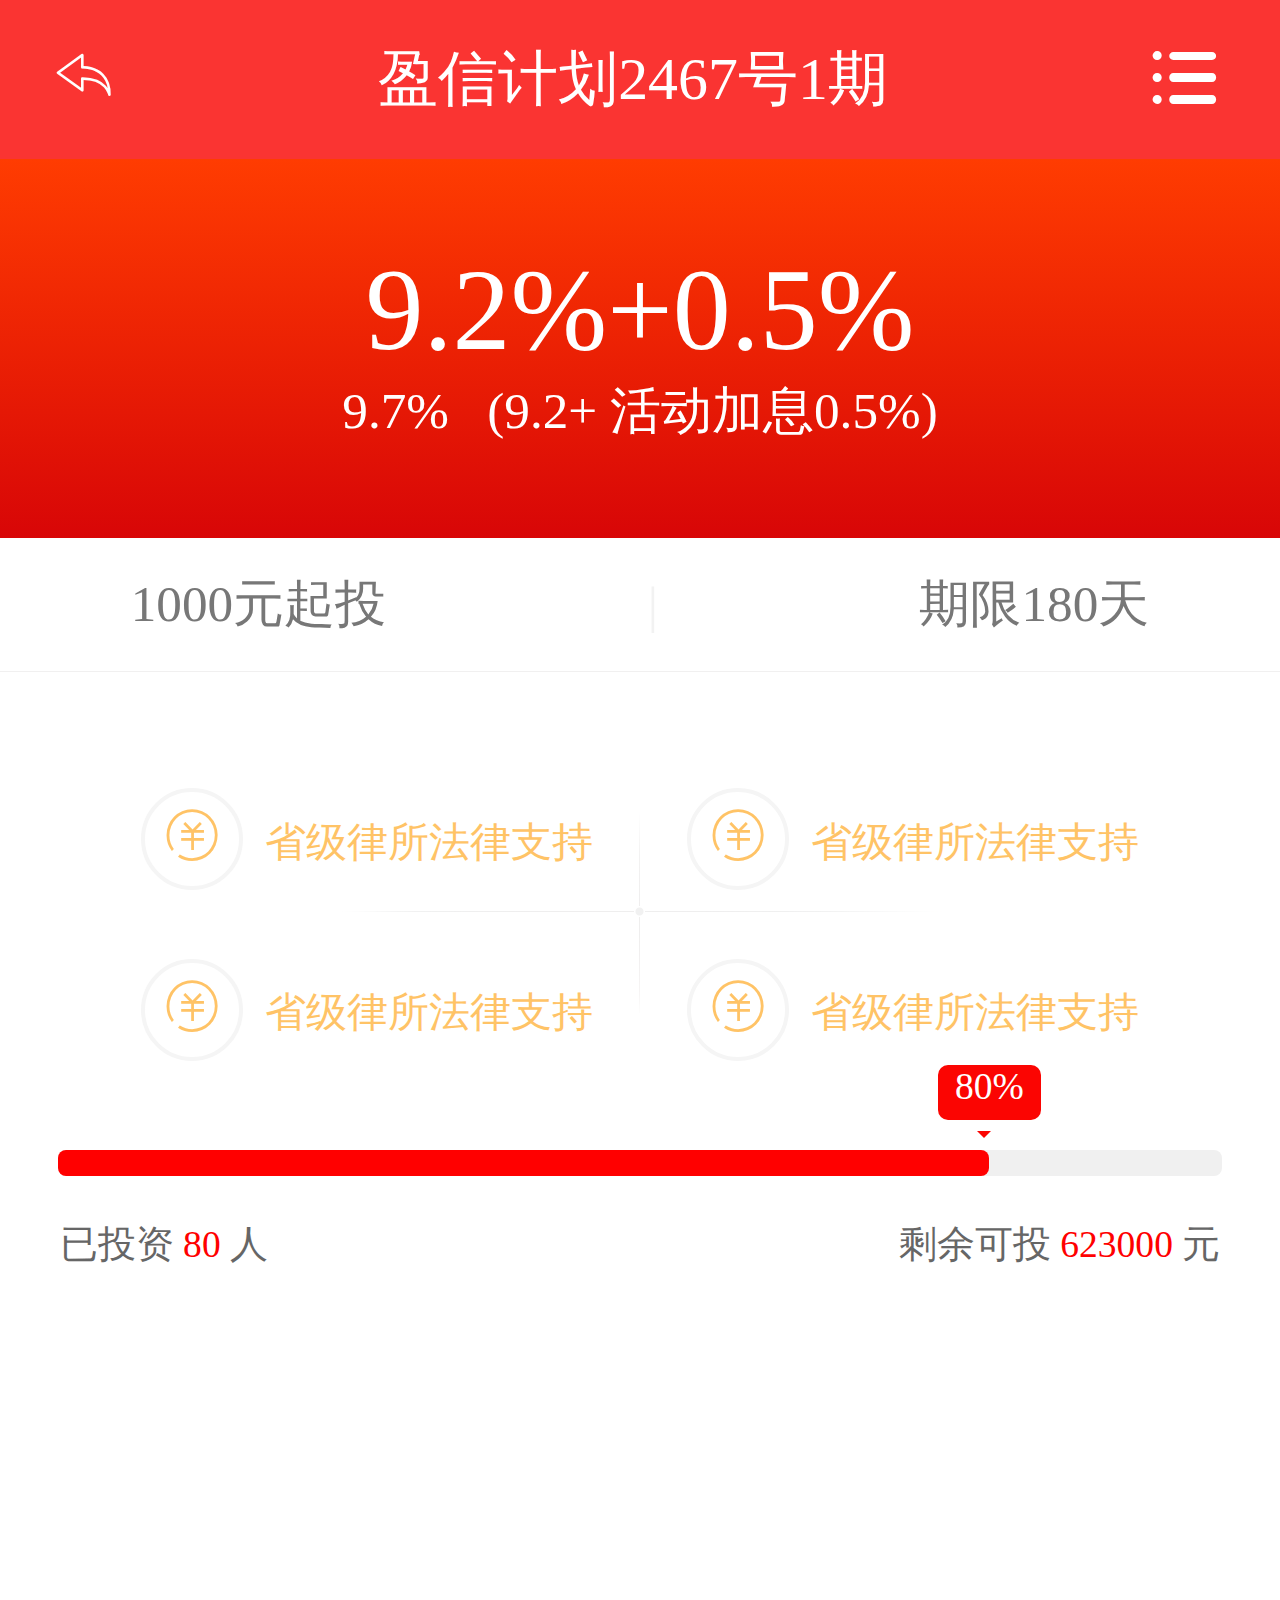
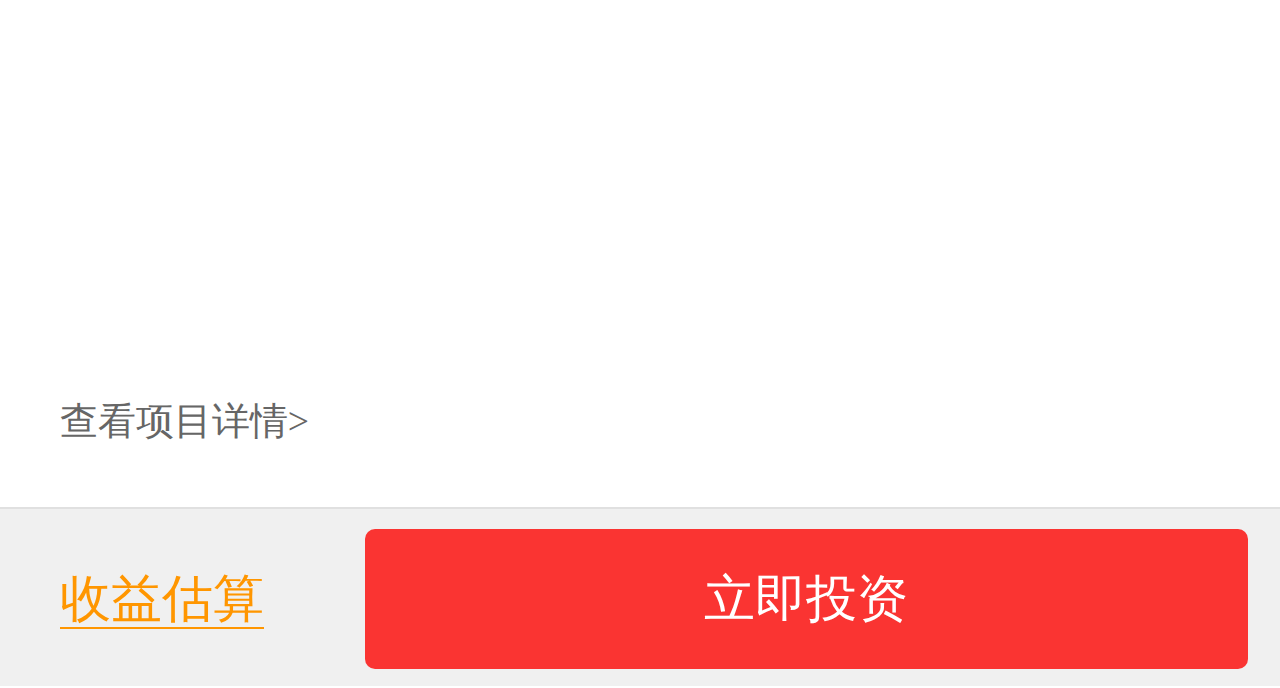
<file: detail.html>
<!DOCTYPE html>
<html lang="zh">
<head>
	<meta charset="UTF-8" />
	<meta name="viewport" content="width=device-width, initial-scale=1.0" />
	<meta http-equiv="X-UA-Compatible" content="ie=edge" />
	<link rel="stylesheet" type="text/css" href="css/detail.css"/>
	<link rel="stylesheet" type="text/css" href="css/iconfont.css"/>
	<script src="js/zepto/zepto.js" type="text/javascript" charset="utf-8"></script>
	<script src="js/zepto/fx.js" type="text/javascript" charset="utf-8"></script>
	<script src="js/app.js" type="text/javascript" charset="utf-8"></script>
	<title>详情页</title>
</head>
<body>
	<!--盈信计划2467号1期 start-->
	<header class="help">
		<a href="index.html"><i class="iconfont icon-fanhui"></i></a>
		<h3>盈信计划2467号1期</h3>
		<div class="menu">
			<i class="iconfont icon-caidan"></i>	
			<ul>
				<li>
					<a href=""><i class="iconfont icon-zhuye"></i><br/>首页</a>
				</li>
				<li>
					<a href=""><i class="iconfont icon-suo"></i><br/>安全保障</a>
				</li>
				<li>
					<a href=""><i class="iconfont icon-chongzhi"></i><br/>我要投资</a>
				</li>
				<li>
					<a href=""><i class="iconfont icon-wode"></i><br/>账户中心</a>
				</li>
			</ul>
		</div>
		
	</header>
	<script src="js/zepto/event.js" type="text/javascript" charset="utf-8"></script>
	<script src="js/zepto/touch.js" type="text/javascript" charset="utf-8"></script>
	<script src="js/zepto/fx_methods.js" type="text/javascript" charset="utf-8"></script>
	<script type="text/javascript">
		//手指轻触 icon-caidan 显示下方的ul，其他显示模态窗口
		$('.icon-caidan').on('tap',function(){
			$('header').toggleClass('on');	
		});
	</script>
	<!--盈信计划2467号1期 end -->
	<!--活动加息 start-->
	<section class="activ">
		<p>9.2%+0.5%</p>
		<p>9.7% &nbsp; (9.2+ <em>活动加息</em>0.5%)</p>
	</section>
	<!--活动加息 end-->
	<section class="invest">
		<div class="invest1">
			<a href="">1000元起投</a> |
			<a href="">期限180天</a>
		</div>
		<div class="invest2">
			<span><i class="iconfont icon-chongzhi"></i>省级律所法律支持</span>
			<span><i class="iconfont icon-chongzhi"></i>省级律所法律支持</span>
			<span><i class="iconfont icon-chongzhi"></i>省级律所法律支持</span>
			<span><i class="iconfont icon-chongzhi"></i>省级律所法律支持</span>
			
		</div>
	</section>
	<!--进度条 start-->
	<section class="progress">
		<!--利用progress的做法太复杂了，不知道怎么设置背景色（设置了不起作用）-->
		<!--<progress min="0" max="100" value="30"></progress>-->
		<div class="bg" id="bg">
			<div class="current" id="current"></div>
			<span >0%</span>
		</div>
		<p>
			<a>已投资 <em id="number"> 37 </em> 人</a>
			<a href="">剩余可投 <em> 623000 </em> 元</a>
		</p>
		<p class="item">
		<a href="">查看项目详情&gt;</a>	
		</p>
	</section>
	<!--进度条 end-->
<!--立即投资 start-->
<section class="reckon">
	<a href="">收益估算</a>
	<a href="">立即投资</a>
	
</section>
<!--立即投资 end-->
<!--进度条 start-->
<script type="text/javascript">
	$(function(){
		//当页面加载完成，进度条执行，
		//当前的进度为零，假设页面加载完成后进度为50%,当前进度条的宽度不断地增加，
//		span的0%就是当前宽度的值，且span的left值随着宽度的变化而变化
		var currentValue = 80;  //当前百分比
		var span_width = $('#bg span').width()/2;
		console.log(span)
		var nunber =$('#number').html(currentValue);
		var span = $('.progress span').html(currentValue+"%");		
		var bg = $('#bg').width();
		var current_width =bg*currentValue / 100; 
		
		//获取当前进度条的宽度
		var span_left =  current_width - span_width;
		$('#current').animate({width:current_width},500);
		$('#bg span').animate({left:span_left},500);


		
	})
</script>
<!--进度条 end-->
</body>
</html>
</file>
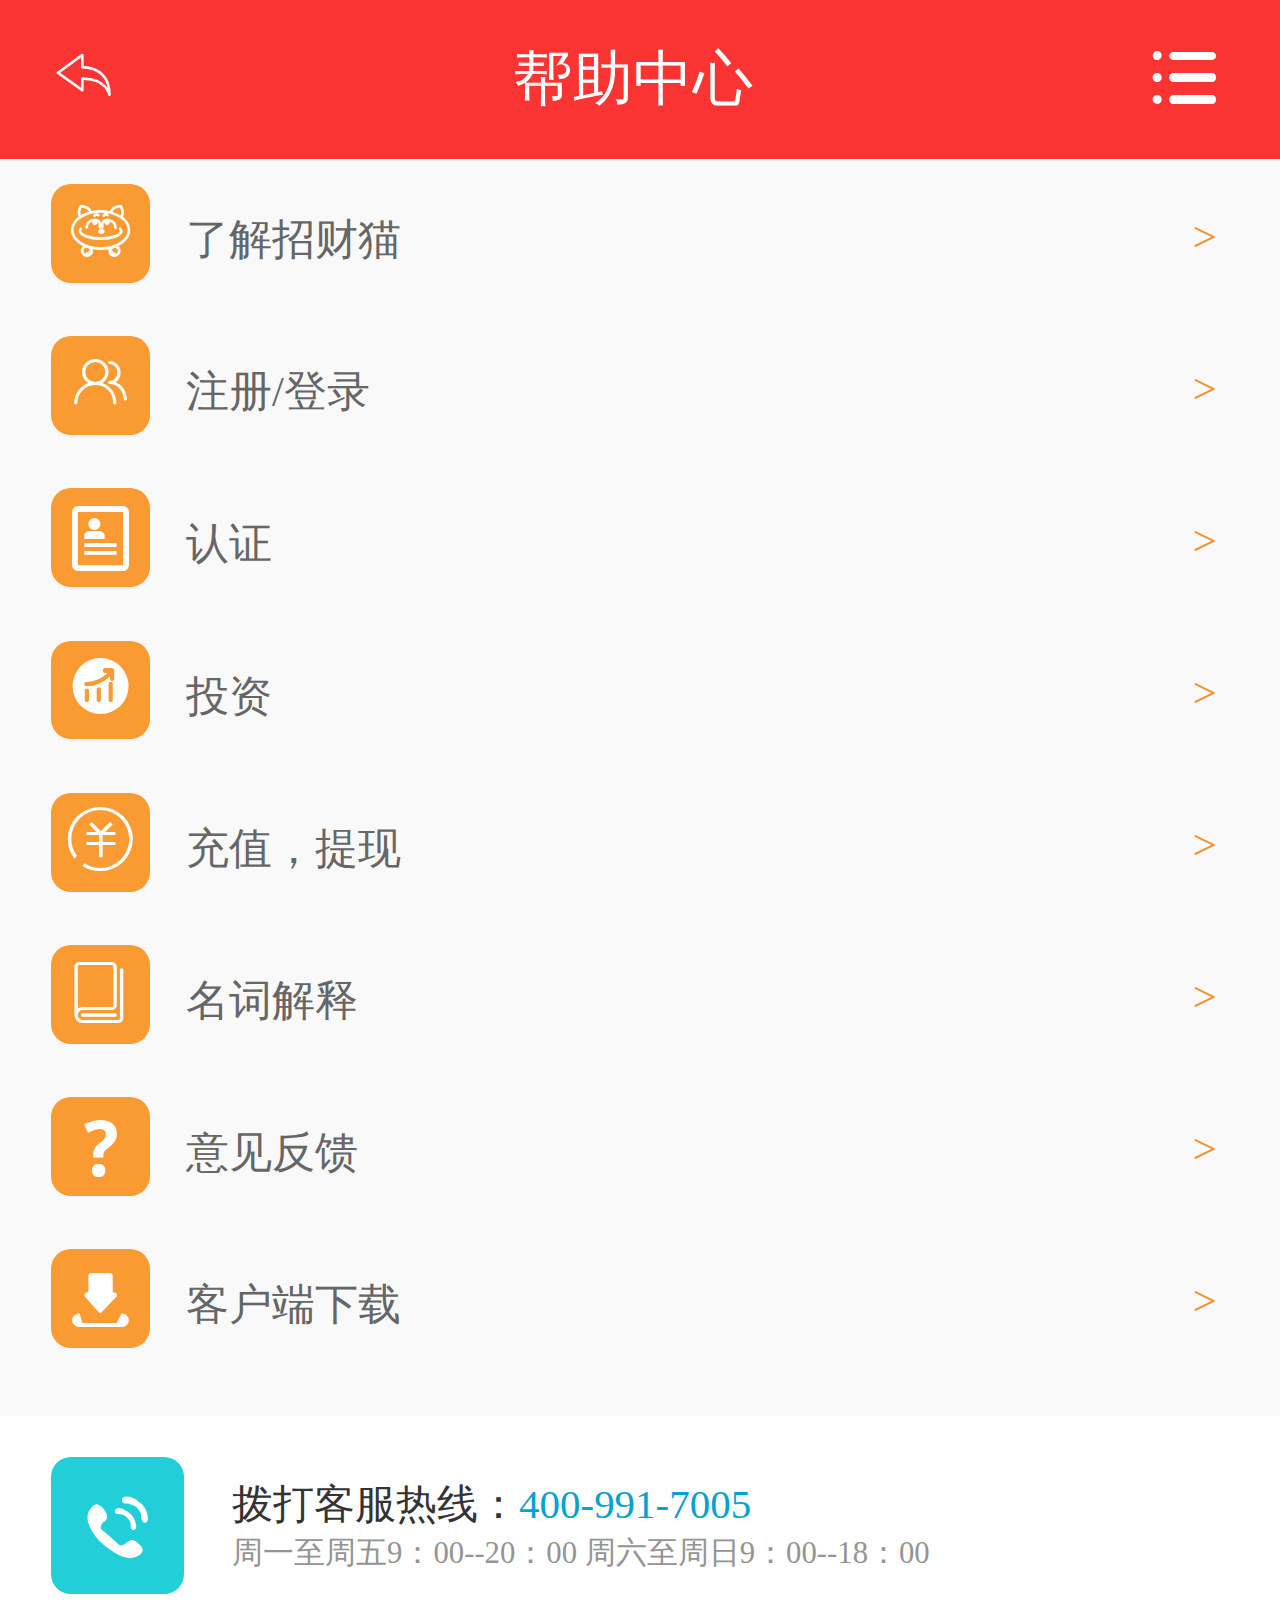
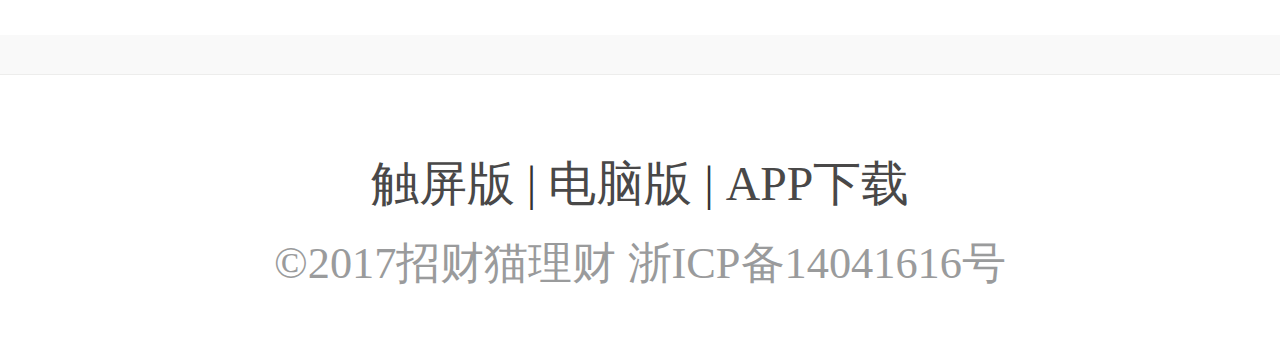
<file: help.html>
<!DOCTYPE html>
<html lang="zh">
<head>
	<meta charset="UTF-8" />
	<meta name="viewport" content="width=device-width, initial-scale=1.0" />
	<meta http-equiv="X-UA-Compatible" content="ie=edge" />
	<link rel="stylesheet" type="text/css" href="css/help.css"/>
	<link rel="stylesheet" type="text/css" href="css/iconfont.css"/>
	<script src="js/zepto/zepto.js" type="text/javascript" charset="utf-8"></script>
	<script src="js/app.js" type="text/javascript" charset="utf-8"></script>
	
	<title>帮助中心</title>
</head>
<body>
	<!--帮助中心 start-->
	<header class="help">
		<a href="index.html"><i class="iconfont icon-fanhui"></i></a>
		<h3>帮助中心</h3>
		<div class="menu">
			<i class="iconfont icon-caidan"></i>	
			<ul>
				<li>
					<a href=""><i class="iconfont icon-zhuye"></i><br/>首页</a>
				</li>
				<li>
					<a href=""><i class="iconfont icon-suo"></i><br/>安全保障</a>
				</li>
				<li>
					<a href=""><i class="iconfont icon-chongzhi"></i><br/>我要投资</a>
				</li>
				<li>
					<a href=""><i class="iconfont icon-wode"></i><br/>账户中心</a>
				</li>
			</ul>
		</div>
		
	</header>
	<script src="js/zepto/event.js" type="text/javascript" charset="utf-8"></script>
	<script src="js/zepto/touch.js" type="text/javascript" charset="utf-8"></script>
	<script src="js/zepto/fx_methods.js" type="text/javascript" charset="utf-8"></script>
	<script type="text/javascript">
		//手指轻触 icon-caidan 显示下方的ul，其他显示模态窗口
		$('.icon-caidan').on('tap',function(){
			$('header').toggleClass('on');


			
		});
	</script>
	<!--帮助中心 -->
	<!--导航 start-->
	<section class="nav">
		<ul>
			<li>
				<a href="">
					<span><i class="iconfont icon-icon4"></i>了解招财猫</span>
					<em>&gt;</em>	
				</a>
			</li>
			<li>
				<a href="">
					<span><i class="iconfont icon-jiaruwomen"></i>注册/登录</span>
					<em>&gt;</em>	
				</a>
			</li>
			<li>
				<a href="">
					<span><i class="iconfont icon-iconfontzhuce"></i>认证</span>
					<em>&gt;</em>	
				</a>
			</li>
			<li>
				<a href="">
					<span><i class="iconfont icon-touzi"></i>投资</span>
					<em>&gt;</em>	
				</a>
			</li>
			<li>
				<a href="">
					<span><i class="iconfont icon-chongzhi"></i>充值，提现</span>
					<em>&gt;</em>	
				</a>
			</li>
			<li>
				<a href="">
					<span><i class="iconfont icon-book"></i>名词解释</span>
					<em>&gt;</em>	
				</a>
			</li>
			<li>
				<a href="">
					<span><i class="iconfont icon-wenti"></i>意见反馈</span>
					<em>&gt;</em>	
				</a>
			</li>
			<li>
				<a href="">
					<span><i class="iconfont icon-iconziti10"></i>客户端下载</span>
					<em>&gt;</em>	
				</a>
			</li>
		</ul>
	</section>
	<!--导航 end-->
	<!--客服热线 start-->
	<section class="serve">
		<i class="iconfont icon-dianhua"></i>
		<div>
			<p>拨打客服热线：<em>400-991-7005</em></p>
			<p>周一至周五9：00--20：00 周六至周日9：00--18：00</p>
		</div>
	</section>
	<!--客服热线 end-->
	
	
	
	<!--footer  start-->
	<footer>
		<p>
			<a href="">触屏版</a> |
			<a href="">电脑版</a> |
			<a href="">APP下载</a>
		</p>
		<p>&copy;2017招财猫理财 浙ICP备14041616号</p>
	</footer>
	<!--footer  end-->
</body>
</html>
</file>
<file: css/detail.css>
/*工具箱  轮子*/
html,
body,
ul,
li,
ol,
dl,
dd,
dt,
p,
h1,
h2,
h3,
h4,
h5,
h6,
form,
fieldset,
legend,
img,
div,
section {
  margin: 0;
  padding: 0;
  box-sizing: border-box;
}
fieldset,
img {
  border: none;
}
img {
  display: block;
}
h1,
h2,
h3,
h4,
h5,
h6 {
  font-weight: normal;
}
address,
caption,
cite,
code,
dfn,
th,
var,
em,
i {
  font-style: normal;
  font-weight: normal;
}
ul,
ol {
  list-style: none;
}
input {
  padding-top: 0;
  padding-bottom: 0;
  font-family: "SimSun", "宋体";
}
input::-moz-focus-inner {
  border: none;
  padding: 0;
}
select,
input {
  vertical-align: middle;
}
select,
input,
textarea {
  font-size: 12px;
  margin: 0;
}
input[type="text"],
input[type="password"],
textarea {
  outline-style: none;
  -webkit-appearance: none;
}
textarea {
  resize: none;
}
input,
textarea {
  background: none;
  border: none;
}
table {
  border-collapse: collapse;
}
body {
  color: #333;
  font: 12px "SimSun", "宋体", "Arial Narrow", HELVETICA;
  background: #fff;
}
a {
  color: #666;
  text-decoration: none;
}
body {
  font-family: "Microsoft Yahei", "微软雅黑";
  background-color: #F9F9F9;
}
html {
  font-size: 100px;
}
/*菜单 start*/
.help {
  height: 0.93rem;
  padding-left: 0.3rem;
  padding-right: 0.37rem;
  font-size: 0.3rem;
  color: #fff;
  background-color: #FA3432;
  display: flex;
  justify-content: space-between;
  align-items: center;
  position: relative;
  z-index: 10000;
  overflow: hidden;
}
.help i {
  font-size: 0.38rem;
  color: #fff;
}
.help ul {
  font-size: 0.14rem;
  padding-top: 0.11rem;
  padding-bottom: 0.11rem;
  color: #FA3432;
  position: absolute;
  left: 0;
  top: 0.93rem;
  width: 100%;
  background-color: #fff;
  display: flex;
  align-items: center;
  text-align: center;
  z-index: 999;
}
.help ul li {
  flex: 1;
  border-right: 1px solid #FA3432;
}
.help ul li:last-child {
  border: 0 none;
}
.help ul a {
  color: #FA3432;
}
.help ul a i {
  color: #FA3432;
}
header.on {
  overflow: visible;
}
header.on:after {
  content: "";
  position: fixed;
  background-color: rgba(0, 0, 0, 0.5);
  top: 0.93rem;
  left: 0;
  right: 0;
  bottom: 0;
}
/*菜单 end*/
/*footer start*/
footer {
  margin-top: 0.23rem;
  height: 1.65rem;
  text-align: center;
  background-color: #fff;
  border-top: 1px solid #EDEDEC;
}
footer p:first-child {
  padding-top: 0.45rem;
  font-size: 0.28rem;
}
footer p:first-child a {
  color: #494848;
}
footer p:last-child {
  color: #9a9b9c;
  font-size: 0.26rem;
  padding-top: 0.1rem;
}
/*footer end*/
body {
  background-color: #fff;
}
.activ {
  height: 2.22rem;
  color: #fff;
  text-align: center;
  padding-top: 0.5rem;
  background-image: -webkit-linear-gradient(top, #ff3c01, #d80607);
  background-image: linear-gradient(to bottom, #ff3c01, #d80607);
}
.activ p:first-child {
  font-size: 0.68rem;
}
.activ p:last-child {
  font-size: 0.3rem;
}
.invest {
  background-color: #fff;
}
.invest .invest1 {
  height: 0.79rem;
  font-size: 0.3rem;
  color: #F2F2F2;
  display: flex;
  justify-content: space-around;
  align-items: center;
  border-bottom: 1px solid #F1F0F0;
}
.invest .invest1 a {
  color: #777;
}
.invest .invest2 {
  width: 6.4rem;
  height: 2.8rem;
  padding-top: 0.37rem;
  padding-bottom: 0.24rem;
  margin: auto;
  background: url(../img/detail_icon_bg.png) no-repeat center center;
  text-align: center;
}
.invest .invest2 span {
  float: left;
  width: 50%;
  height: 1rem;
  line-height: 1rem;
  color: #FFC366;
  font-size: 0.24rem;
}
.invest .invest2 span i {
  margin-right: 0.13rem;
  margin-top: 0.31rem;
  width: 0.55rem;
  height: 0.55rem;
  line-height: 0.55rem;
  font-size: 0.3rem;
  border: 4px solid #f5f5f5;
  border-radius: 50%;
  display: inline-block;
}
/*进度条 start*/
.progress .bg {
  position: relative;
  width: 6.82rem;
  height: 0.15rem;
  border-radius: 8px;
  margin: auto;
  background: #F0F0F0;
}
.progress .bg .current {
  position: absolute;
  border-radius: 8px;
  left: 0rem;
  height: 0.15rem;
  width: 0rem;
  background-color: red;
}
.progress .bg span {
  width: 0.6rem;
  height: 0.32rem;
  color: #fff;
  text-align: center;
  border-radius: 10px;
  font-size: 0.22rem;
  background-color: #FB0502;
  position: absolute;
  top: -0.5rem;
  left: 0rem;
  margin: auto;
}
.progress .bg span:after {
  content: "";
  border: 7px solid transparent;
  border-top: 7px solid #FB0502 ;
  position: absolute;
  bottom: -0.15rem;
  left: 0.23rem;
}
.progress p {
  margin-top: 0.26rem;
  margin-left: 0.35rem;
  margin-right: 0.35rem;
  font-size: 0.22rem;
  color: #80808;
  display: flex;
  justify-content: space-between;
}
.progress p a em {
  color: #FF0000;
}
.progress .item {
  text-align: center;
  font-size: 0.22rem;
  padding-top: 4rem;
  padding-bottom: 0.35rem;
}
.progress .item a {
  color: #80808;
}
/*进度条 end*/
/*估算 start*/
.reckon {
  background-color: #F0F0F0;
  height: 1.05rem;
  line-height: 1.05rem;
  font-size: 0.3rem;
  border-top: 2px solid #E0E0E0;
}
.reckon a:first-child {
  color: #FF9600;
  border-bottom: 2px solid #FF9600;
  margin-left: 0.35rem;
  margin-right: 0.52rem;
}
.reckon a:last-child {
  color: #fff;
  width: 5.17rem;
  height: 0.82rem;
  line-height: 0.82rem;
  background-color: #FA3432;
  display: inline-block;
  border-radius: 10px;
  text-align: center;
}
/*估算 end*/
header.on:after {
  bottom: 0.6rem;
}
</file>
<file: css/iconfont.css>
@font-face {font-family: "iconfont";
  
  src:url('iconfont.ttf?t=1494812464862') format('truetype');/* chrome, firefox, opera, Safari, Android, iOS 4.2+*/
  
}

.iconfont {
  font-family:"iconfont" !important;
  font-size:16px;
  font-style:normal;
  -webkit-font-smoothing: antialiased;
  -moz-osx-font-smoothing: grayscale;
}

.icon-zhuye:before { content: "\3478"; }

.icon-vip:before { content: "\3434"; }

.icon-fanhui:before { content: "\f000c"; }

.icon-chongzhi:before { content: "\f029c"; }

.icon-wenti:before { content: "\f00bd"; }

.icon-shouji:before { content: "\e625"; }

.icon-tubiao3:before { content: "\e6e3"; }

.icon-caidan:before { content: "\e6dc"; }

.icon-iconfontzhuce:before { content: "\e639"; }

.icon-home:before { content: "\e6b8"; }

.icon-iconziti10:before { content: "\e613"; }

.icon-faxian:before { content: "\e623"; }

.icon-suo:before { content: "\e681"; }

.icon-shouji1:before { content: "\e795"; }

.icon-dianhua:before { content: "\e621"; }

.icon-icon02:before { content: "\e604"; }

.icon-liwu:before { content: "\e647"; }

.icon-shangjia:before { content: "\e65a"; }

.icon-chazhao:before { content: "\e65c"; }

.icon-jiarugouwuche:before { content: "\e640"; }

.icon-faxian1:before { content: "\e608"; }

.icon-re:before { content: "\e61d"; }

.icon-renzheng:before { content: "\e646"; }

.icon-gouwuche:before { content: "\e6ff"; }

.icon-saomiao:before { content: "\e669"; }

.icon-vip1:before { content: "\e680"; }

.icon-book:before { content: "\e60d"; }

.icon-xin:before { content: "\e60e"; }

.icon-xiaoxi:before { content: "\e628"; }

.icon-order:before { content: "\e614"; }

.icon-lock-fill:before { content: "\e615"; }

.icon-wode:before { content: "\e60f"; }

.icon-xiuli0:before { content: "\e776"; }

.icon-qidong:before { content: "\e66e"; }

.icon-touzi:before { content: "\e643"; }

.icon-huiyuan:before { content: "\e62f"; }

.icon-552cc60056679:before { content: "\e619"; }

.icon-qiandao:before { content: "\e977"; }

.icon-zhengmian:before { content: "\e601"; }

.icon-shouhuo:before { content: "\f000f"; }

.icon-iconset0204:before { content: "\e667"; }

.icon-gengduo:before { content: "\e627"; }

.icon-qianbao:before { content: "\e6e2"; }

.icon-wenhao:before { content: "\e62a"; }

.icon-shouye:before { content: "\e605"; }

.icon-pay:before { content: "\e622"; }

.icon-icon:before { content: "\e600"; }

.icon-artboard13:before { content: "\e7e0"; }

.icon-zhiyin:before { content: "\e651"; }

.icon-buoumaotubiao45:before { content: "\e629"; }

.icon-icon4:before { content: "\e60a"; }

.icon-jiaruwomen:before { content: "\e735"; }

.icon-weibiaoti--:before { content: "\e803"; }

.icon-mao:before { content: "\e5fb"; }

.icon-xinshouzhiyin:before { content: "\e648"; }

.icon-start:before { content: "\e66b"; }

.icon-dianhuaqia:before { content: "\e77c"; }

.icon-women:before { content: "\e606"; }
</file>
<file: css/help.css>
/*工具箱  轮子*/
html,
body,
ul,
li,
ol,
dl,
dd,
dt,
p,
h1,
h2,
h3,
h4,
h5,
h6,
form,
fieldset,
legend,
img,
div,
section {
  margin: 0;
  padding: 0;
  box-sizing: border-box;
}
fieldset,
img {
  border: none;
}
img {
  display: block;
}
h1,
h2,
h3,
h4,
h5,
h6 {
  font-weight: normal;
}
address,
caption,
cite,
code,
dfn,
th,
var,
em,
i {
  font-style: normal;
  font-weight: normal;
}
ul,
ol {
  list-style: none;
}
input {
  padding-top: 0;
  padding-bottom: 0;
  font-family: "SimSun", "宋体";
}
input::-moz-focus-inner {
  border: none;
  padding: 0;
}
select,
input {
  vertical-align: middle;
}
select,
input,
textarea {
  font-size: 12px;
  margin: 0;
}
input[type="text"],
input[type="password"],
textarea {
  outline-style: none;
  -webkit-appearance: none;
}
textarea {
  resize: none;
}
input,
textarea {
  background: none;
  border: none;
}
table {
  border-collapse: collapse;
}
body {
  color: #333;
  font: 12px "SimSun", "宋体", "Arial Narrow", HELVETICA;
  background: #fff;
}
a {
  color: #666;
  text-decoration: none;
}
body {
  font-family: "Microsoft Yahei", "微软雅黑";
  background-color: #F9F9F9;
}
html {
  font-size: 100px;
}
/*菜单 start*/
.help {
  height: 0.93rem;
  padding-left: 0.3rem;
  padding-right: 0.37rem;
  font-size: 0.3rem;
  color: #fff;
  background-color: #FA3432;
  display: flex;
  justify-content: space-between;
  align-items: center;
  position: relative;
  z-index: 10000;
  overflow: hidden;
}
.help i {
  font-size: 0.38rem;
  color: #fff;
}
.help ul {
  font-size: 0.14rem;
  padding-top: 0.11rem;
  padding-bottom: 0.11rem;
  color: #FA3432;
  position: absolute;
  left: 0;
  top: 0.93rem;
  width: 100%;
  background-color: #fff;
  display: flex;
  align-items: center;
  text-align: center;
  z-index: 999;
}
.help ul li {
  flex: 1;
  border-right: 1px solid #FA3432;
}
.help ul li:last-child {
  border: 0 none;
}
.help ul a {
  color: #FA3432;
}
.help ul a i {
  color: #FA3432;
}
header.on {
  overflow: visible;
}
header.on:after {
  content: "";
  position: fixed;
  background-color: rgba(0, 0, 0, 0.5);
  top: 0.93rem;
  left: 0;
  right: 0;
  bottom: 0;
}
/*菜单 end*/
/*footer start*/
footer {
  margin-top: 0.23rem;
  height: 1.65rem;
  text-align: center;
  background-color: #fff;
  border-top: 1px solid #EDEDEC;
}
footer p:first-child {
  padding-top: 0.45rem;
  font-size: 0.28rem;
}
footer p:first-child a {
  color: #494848;
}
footer p:last-child {
  color: #9a9b9c;
  font-size: 0.26rem;
  padding-top: 0.1rem;
}
/*footer end*/
html {
  height: 100%;
}
/*帮助中心 start*/
.help {
  height: 0.93rem;
  padding-left: 0.3rem;
  padding-right: 0.37rem;
  font-size: 0.3rem;
  color: #fff;
  background-color: #FA3432;
  display: flex;
  justify-content: space-between;
  align-items: center;
  position: relative;
  z-index: 10000;
  overflow: hidden;
}
.help i {
  font-size: 0.38rem;
  color: #fff;
}
.help ul {
  font-size: 0.14rem;
  padding-top: 0.11rem;
  padding-bottom: 0.11rem;
  color: #FA3432;
  position: absolute;
  left: 0;
  top: 0.93rem;
  width: 100%;
  background-color: #fff;
  display: flex;
  align-items: center;
  text-align: center;
}
.help ul li {
  flex: 1;
  border-right: 1px solid #FA3432;
}
.help ul li:last-child {
  border: 0 none;
}
.help ul a {
  color: #FA3432;
}
.help ul a i {
  color: #FA3432;
}
header.on {
  overflow: visible;
}
header.on:after {
  content: "";
  position: fixed;
  background-color: rgba(0, 0, 0, 0.5);
  top: 1.79rem;
  left: 0;
  right: 0;
  bottom: 0;
}
/*帮助中心 end*/
/*导航 start*/
.nav {
  padding: 0.15rem 0.37rem 0.09rem 0.3rem;
}
.nav li {
  font-size: 0.25rem;
  margin-bottom: 0.27rem;
  color: #4c4b4b;
}
.nav li a {
  display: flex;
  justify-content: space-between;
  align-items: center;
  line-height: 0.58rem;
}
.nav li a i {
  width: 0.58rem;
  height: 0.58rem;
  background-color: #FA9A33;
  color: #fff;
  font-size: 0.38rem;
  display: inline-block;
  margin-right: 0.21rem;
  text-align: center;
  border-radius: 20px;
}
.nav li a em {
  color: #FA8F1B;
}
/*导航 end*/
/*客服热线 start*/
.serve {
  height: 1.28rem;
  padding-left: 0.3rem;
  background-color: #fff;
  display: flex;
  align-items: center;
  font-size: 0.24rem;
}
.serve i {
  width: 0.78rem;
  height: 0.8rem;
  line-height: 0.8rem;
  font-size: 0.38rem;
  text-align: center;
  border-radius: 20px;
  background-color: #22CFD8;
  color: #fff;
  margin-right: 0.28rem;
}
.serve em {
  color: #06A2CE;
}
.serve p:last-child {
  font-size: 0.18rem;
  color: #959494;
}
/*客服热线 end*/
</file>
